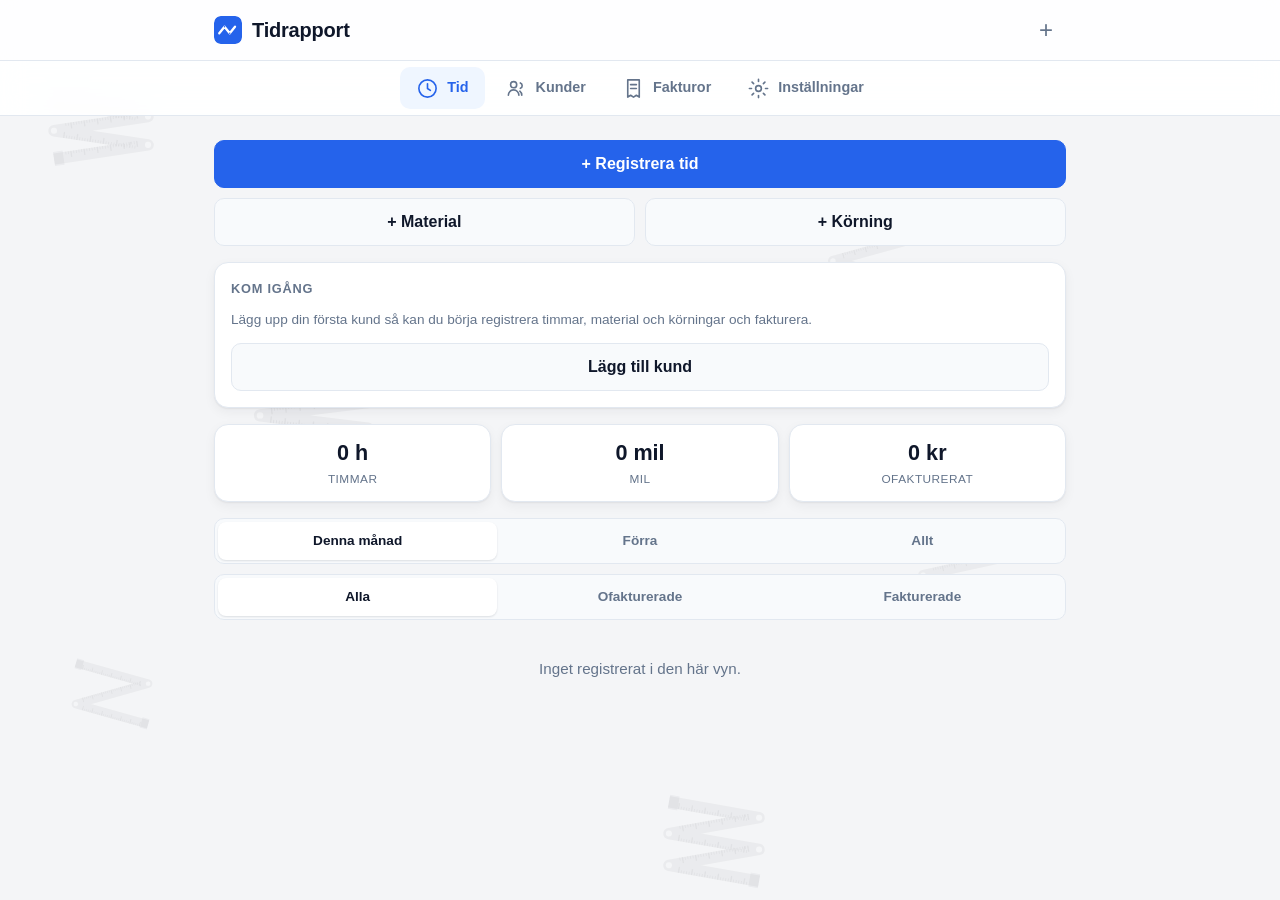
<file: index.html>
<!DOCTYPE html>
<html lang="sv">
<head>
<meta charset="utf-8">
<meta name="viewport" content="width=device-width, initial-scale=1, viewport-fit=cover">
<meta name="theme-color" content="#0f172a">
<meta name="mobile-web-app-capable" content="yes">
<meta name="apple-mobile-web-app-capable" content="yes">
<meta name="apple-mobile-web-app-status-bar-style" content="black-translucent">
<meta name="apple-mobile-web-app-title" content="Timstock">
<meta name="description" content="Timmar, kommentarer och fakturor — ute på fältet.">
<title>Timstock</title>
<link rel="manifest" href="manifest.json">
<link rel="icon" href="icon.svg" type="image/svg+xml">
<link rel="apple-touch-icon" href="icon.svg">
<link rel="stylesheet" href="css/styles.css">
</head>
<body>

<div class="backdrop no-print" id="backdrop" aria-hidden="true"></div>

<header class="topbar no-print">
  <div class="topbar-row">
    <img class="topbar-mark" src="icon.svg" alt="" width="28" height="28">
    <h1 class="topbar-title" id="topbar-title">Tidrapport</h1>
    <div class="topbar-actions" id="topbar-actions"></div>
  </div>
</header>

<main id="main" class="no-print"></main>

<nav class="bottomnav no-print" id="tabs">
  <button class="tab" data-view="time" type="button">
    <svg viewBox="0 0 24 24" aria-hidden="true"><circle cx="12" cy="12" r="9"/><path d="M12 7v5l3 2"/></svg>
    <span>Tid</span>
  </button>
  <button class="tab" data-view="clients" type="button">
    <svg viewBox="0 0 24 24" aria-hidden="true"><circle cx="9" cy="8" r="3.2"/><path d="M3.5 19a5.5 5.5 0 0 1 11 0"/><path d="M16 6.2a3 3 0 0 1 0 5.6"/><path d="M17.5 19a5.4 5.4 0 0 0-2-4.2"/></svg>
    <span>Kunder</span>
  </button>
  <button class="tab" data-view="invoices" type="button">
    <svg viewBox="0 0 24 24" aria-hidden="true"><path d="M6 3h12v18l-3-2-3 2-3-2-3 2z"/><path d="M9 8h6M9 12h6"/></svg>
    <span>Fakturor</span>
  </button>
  <button class="tab" data-view="settings" type="button">
    <svg viewBox="0 0 24 24" aria-hidden="true"><circle cx="12" cy="12" r="3"/><path d="M12 2.5v2.2M12 19.3v2.2M21.5 12h-2.2M4.7 12H2.5M18.7 5.3l-1.6 1.6M6.9 17.1l-1.6 1.6M18.7 18.7l-1.6-1.6M6.9 6.9L5.3 5.3"/></svg>
    <span>Inställningar</span>
  </button>
</nav>

<!-- Fakturan renderas hit och är det enda som syns vid utskrift -->
<div id="print-area"></div>

<div id="sheet" class="sheet no-print" hidden>
  <div class="sheet-backdrop" data-close-sheet></div>
  <div class="sheet-panel" role="dialog" aria-modal="true">
    <div class="sheet-head">
      <h2 id="sheet-title"></h2>
      <button class="icon-btn" type="button" data-close-sheet aria-label="Stäng">&times;</button>
    </div>
    <div class="sheet-body" id="sheet-body"></div>
  </div>
</div>

<div id="toast" class="toast no-print" hidden></div>

<script src="js/demo.js"></script>
<script src="js/store.js"></script>
<script src="js/ui.js"></script>
<script src="js/pdf.js"></script>
<script src="js/drive.js"></script>
<script src="js/share.js"></script>
<script src="js/view-time.js"></script>
<script src="js/view-clients.js"></script>
<script src="js/view-invoices.js"></script>
<script src="js/view-settings.js"></script>
<script src="js/app.js"></script>
</body>
</html>
</file>
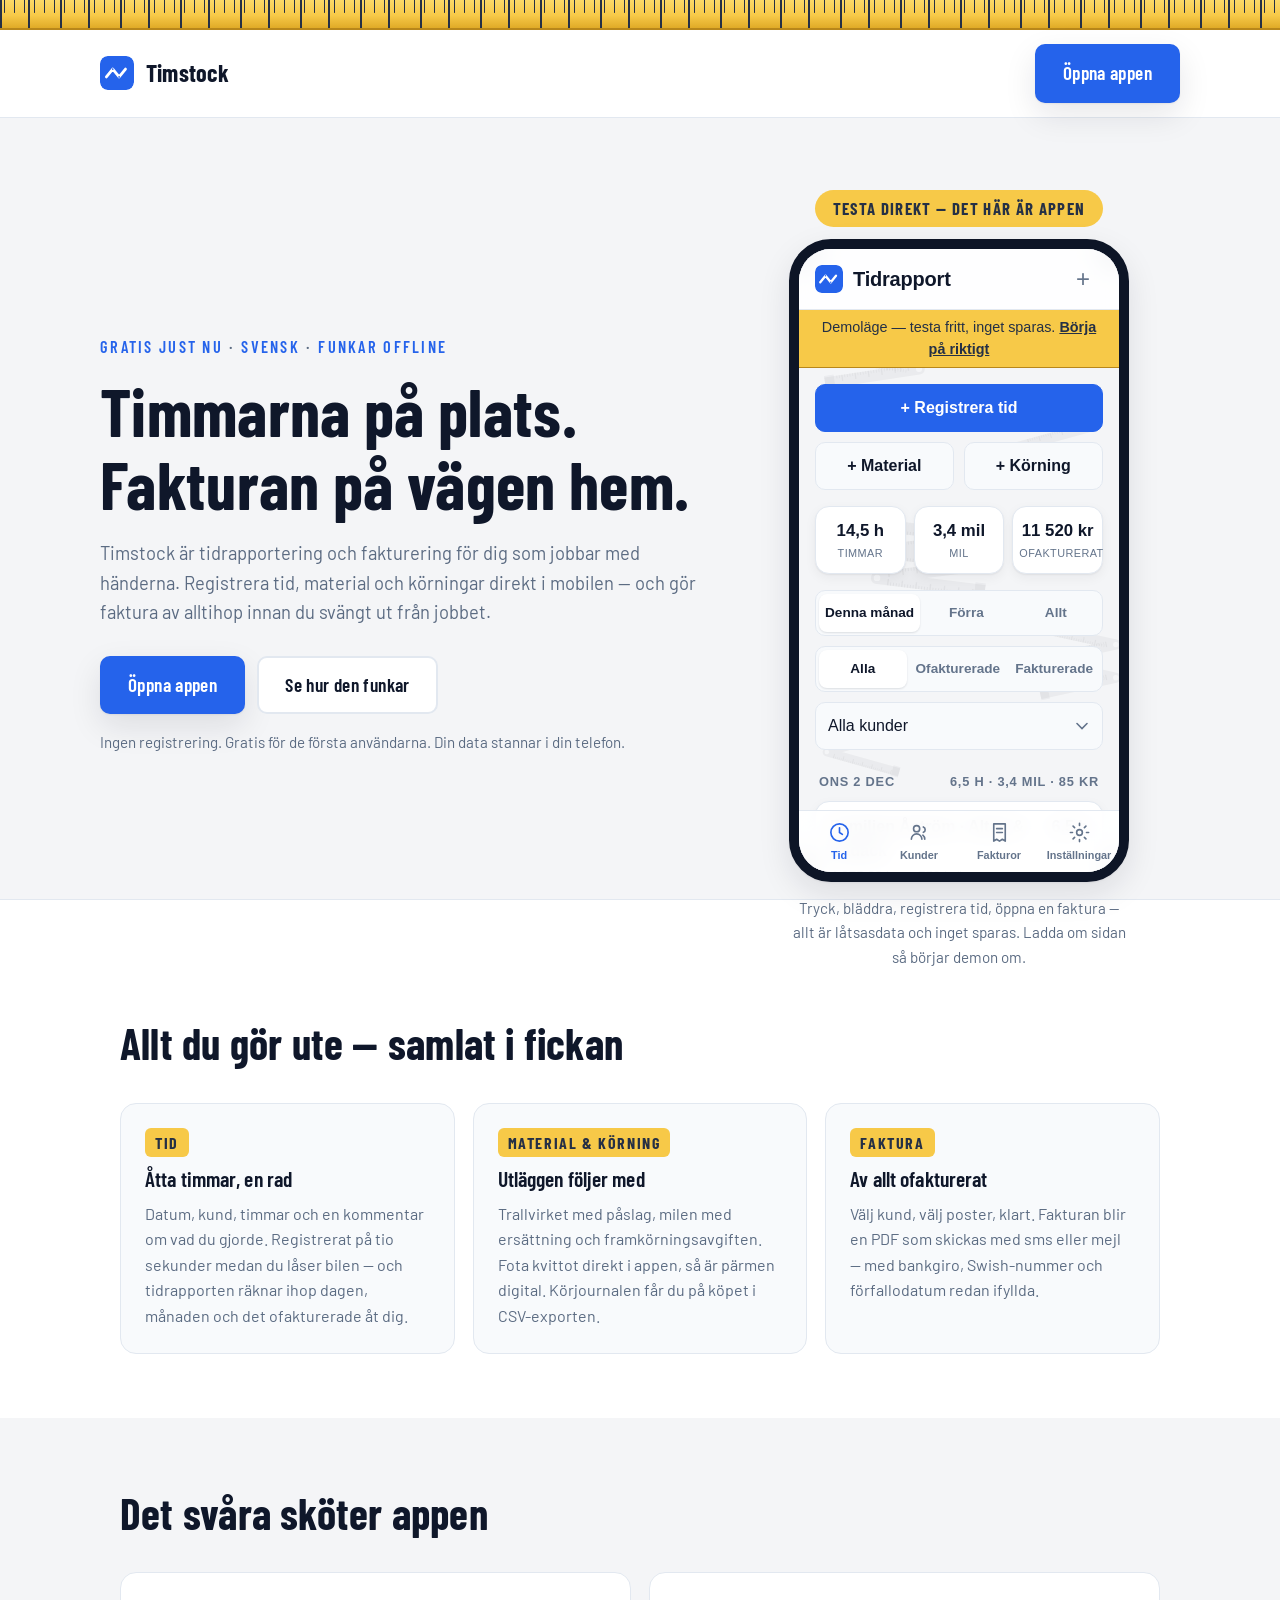
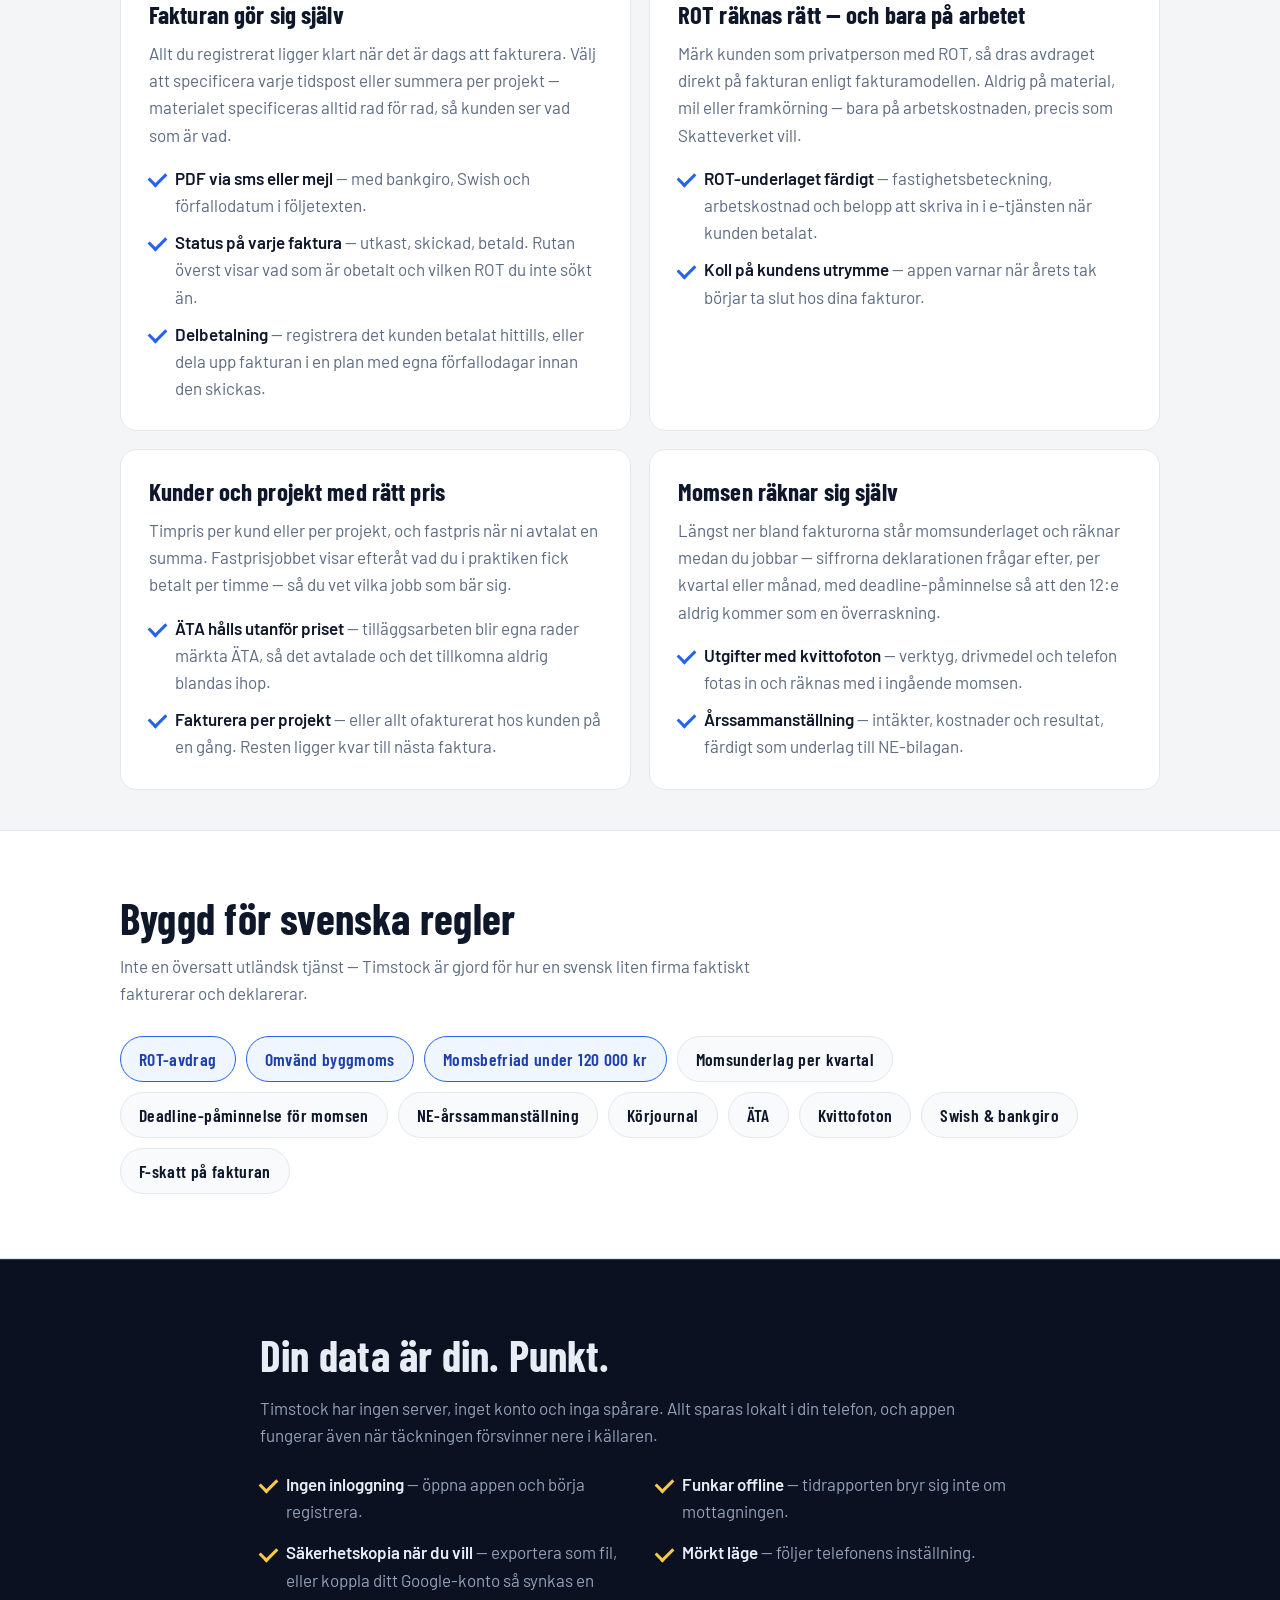
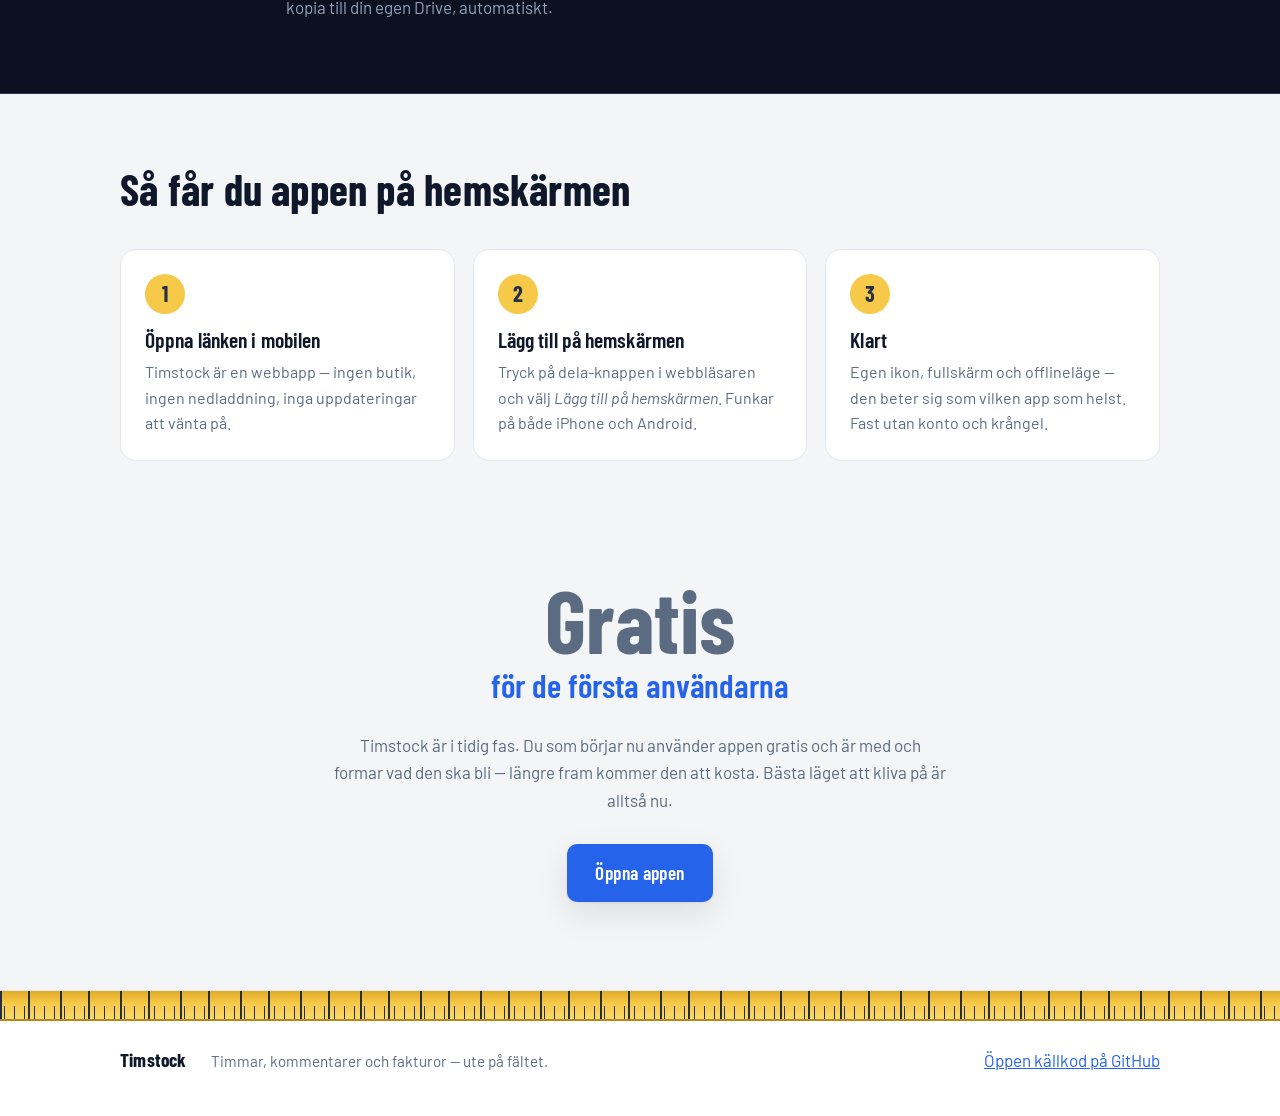
<file: marknad/index.html>
<!DOCTYPE html>
<html lang="sv">
<head>
<meta charset="utf-8">
<meta name="viewport" content="width=device-width, initial-scale=1">
<meta name="description" content="Timstock — tidrapportering och fakturering för hantverkare. Tid, material, körningar och fakturor med ROT och omvänd byggmoms. Ingen server, ingen registrering — gratis för de första användarna.">
<meta property="og:title" content="Timstock — timmarna på plats, fakturan på vägen hem">
<meta property="og:description" content="Tidrapportering och fakturering för hantverkare — gratis för de första användarna. ROT, omvänd byggmoms och momsunderlag inbyggt. Din data stannar hos dig.">
<meta property="og:url" content="https://fille382.github.io/timstock/marknad/">
<meta property="og:image" content="https://fille382.github.io/timstock/marknad/bilder/og.png">
<title>Timstock — tid och faktura för hantverkare</title>
<link rel="icon" href="../icon.svg" type="image/svg+xml">
<link rel="stylesheet" href="https://fonts.googleapis.com/css2?family=Barlow+Condensed:wght@500;600;700&family=Barlow:ital,wght@0,400;0,500;0,600;1,400&display=swap">
<style>
:root {
  --paper: #f4f5f7;
  --surface: #ffffff;
  --surface-2: #f8fafc;
  --border: #e2e8f0;
  --ink: #0f172a;
  --muted: #5b6b82;
  --accent: #2563eb;
  --accent-deep: #1e40af;
  --accent-ink: #ffffff;
  --accent-soft: #eff6ff;
  --rule: #f7c948;      /* tumstocksgult */
  --rule-ink: #253045;  /* graderingen på tumstocken */
  --band: #0b1120;      /* mörka bandet, samma i båda teman */
  --band-ink: #e7ecf5;
  --band-muted: #93a1bb;
  --band-border: #2a3550;
  --shadow: 0 1px 2px rgba(15,23,42,.06), 0 12px 32px rgba(15,23,42,.10);
}
@media (prefers-color-scheme: dark) {
  :root:not([data-theme="light"]) {
    --paper: #0b1120;
    --surface: #151d2e;
    --surface-2: #1b2438;
    --border: #2a3550;
    --ink: #e7ecf5;
    --muted: #93a1bb;
    --accent: #4f8cff;
    --accent-deep: #7faaff;
    --accent-ink: #06101f;
    --accent-soft: #16233d;
    --shadow: 0 1px 2px rgba(0,0,0,.4), 0 12px 32px rgba(0,0,0,.35);
  }
}
:root[data-theme="dark"] {
  --paper: #0b1120;
  --surface: #151d2e;
  --surface-2: #1b2438;
  --border: #2a3550;
  --ink: #e7ecf5;
  --muted: #93a1bb;
  --accent: #4f8cff;
  --accent-deep: #7faaff;
  --accent-ink: #06101f;
  --accent-soft: #16233d;
  --shadow: 0 1px 2px rgba(0,0,0,.4), 0 12px 32px rgba(0,0,0,.35);
}

* { box-sizing: border-box; }
html { scroll-behavior: smooth; }
body {
  margin: 0;
  background: var(--paper);
  color: var(--ink);
  font: 17px/1.6 "Barlow", -apple-system, "Segoe UI", Roboto, "Helvetica Neue", Arial, sans-serif;
  -webkit-font-smoothing: antialiased;
  overflow-x: clip; /* sidan får aldrig skrolla i sidled på mobil */
}
/* En grid-kolumn får aldrig tvingas bredare än skärmen av sitt innehåll */
.hero-grid > *, .trio-grid > *, .deep-grid > *, .steps > * { min-width: 0; }
img { max-width: 100%; display: block; }
a { color: var(--accent); }

h1, h2, h3 {
  font-family: "Barlow Condensed", "Arial Narrow", sans-serif;
  line-height: 1.08;
  letter-spacing: .005em;
  margin: 0;
  text-wrap: balance;
}
h1 { font-size: clamp(2.6rem, 7vw, 4.2rem); font-weight: 700; }
h2 { font-size: clamp(1.9rem, 4.5vw, 2.7rem); font-weight: 700; }
h3 { font-size: 1.35rem; font-weight: 600; }
p { margin: 0; }

.wrap { max-width: 1080px; margin: 0 auto; padding: 0 20px; }

/* Tumstocken: gult band med gradering — mm-streck, längre var femte, längst var tionde. */
.rule {
  height: 30px;
  background:
    repeating-linear-gradient(90deg, var(--rule-ink) 0 2px, transparent 2px 60px),
    repeating-linear-gradient(90deg, transparent 0 28px, var(--rule-ink) 28px 30px, transparent 30px 60px),
    repeating-linear-gradient(90deg, transparent 0 4px, var(--rule-ink) 4px 5px, transparent 5px 10px),
    linear-gradient(180deg, #fbd968, var(--rule) 55%, #e0ab27);
  background-size: auto 100%, auto 100%, auto 46%, auto 100%;
  background-repeat: repeat-x;
  background-position: 0 0, 0 0, 0 0, 0 0;
  border-bottom: 2px solid #b8871a;
}
.rule.flip { transform: scaleY(-1); border-bottom: 0; border-top: 2px solid #b8871a; }

/* ---------- Sidhuvud ---------- */
.top { border-bottom: 1px solid var(--border); background: var(--surface); }
.top-row { display: flex; align-items: center; gap: 12px; padding: 14px 0; }
.top-row img { width: 34px; height: 34px; border-radius: 8px; }
.brand {
  font-family: "Barlow Condensed", sans-serif;
  font-size: 1.5rem; font-weight: 700; letter-spacing: .01em;
}
.top-row .btn { margin-left: auto; }

/* ---------- Knappar ---------- */
.btn {
  display: inline-block;
  white-space: nowrap;
  font-family: "Barlow Condensed", sans-serif;
  font-size: 1.2rem; font-weight: 600; letter-spacing: .02em;
  padding: 12px 26px;
  border-radius: 10px;
  border: 2px solid transparent;
  text-decoration: none;
  transition: transform .12s ease, box-shadow .12s ease;
}
.btn:hover { transform: translateY(-1px); }
@media (max-width: 420px) { .btn { padding: 10px 18px; font-size: 1.1rem; } }
@media (max-width: 360px) { .btn { padding: 9px 12px; } .top-row { gap: 10px; } }
.btn:focus-visible { outline: 3px solid var(--rule); outline-offset: 2px; }
.btn-primary { background: var(--accent); color: var(--accent-ink); box-shadow: var(--shadow); }
.btn-ghost { border-color: var(--border); color: var(--ink); background: var(--surface); }

/* ---------- Hjälte ---------- */
.hero-grid {
  display: grid; gap: 40px; align-items: center;
  padding: 56px 0 24px;
}
@media (min-width: 880px) {
  .hero-grid { grid-template-columns: 1.15fr .85fr; padding: 72px 0 0; }
}
.eyebrow {
  font-family: "Barlow Condensed", sans-serif;
  font-weight: 600; font-size: 1.02rem; letter-spacing: .14em;
  text-transform: uppercase; color: var(--accent);
  margin-bottom: 14px;
}
.eyebrow .dot { color: var(--muted); padding: 0 6px; }
.hero p.lead { margin: 20px 0 28px; font-size: 1.15rem; color: var(--muted); max-width: 34em; }
.hero .cta { display: flex; flex-wrap: wrap; gap: 12px; align-items: center; }
.smallprint { margin-top: 16px; font-size: .95rem; color: var(--muted); }

/* Telefonram med appen levande inuti (demoläge — inget sparas) */
.phone {
  width: min(340px, 88vw);
  border-radius: 42px;
  border: 10px solid #0d1526;
  background: #0d1526;
  box-shadow: var(--shadow);
  overflow: hidden;
  margin: 0 auto;
}
.phone iframe {
  display: block;
  width: 100%;
  aspect-ratio: 390 / 760;
  border: 0;
  background: #f4f5f7;
}
.demo-wrap { position: relative; z-index: 2; margin-bottom: -70px; }
@media (max-width: 879px) { .demo-wrap { margin-bottom: -50px; } }
.demo-tag {
  width: fit-content;
  max-width: 100%;
  text-align: center;
  margin: 0 auto 12px;
  font-family: "Barlow Condensed", sans-serif;
  font-size: 1.05rem; font-weight: 700; letter-spacing: .08em;
  text-transform: uppercase;
  color: var(--rule-ink);
  background: var(--rule);
  border-radius: 999px;
  padding: 5px 18px;
}
.demo-note {
  margin: 14px auto 0;
  max-width: 340px;
  text-align: center;
  font-size: .95rem;
  color: var(--muted);
}

/* ---------- Tre kort ---------- */
.trio { background: var(--surface); border-top: 1px solid var(--border); padding: 120px 0 64px; }
.trio-grid { display: grid; gap: 18px; margin-top: 36px; }
@media (min-width: 720px) { .trio-grid { grid-template-columns: repeat(3, 1fr); } }
.card {
  background: var(--surface-2);
  border: 1px solid var(--border);
  border-radius: 16px;
  padding: 24px;
  display: grid; gap: 10px; align-content: start;
}
.card .num {
  font-family: "Barlow Condensed", sans-serif;
  font-weight: 700; font-size: 1rem; letter-spacing: .1em;
  color: var(--rule-ink);
  background: var(--rule);
  border-radius: 6px;
  padding: 2px 10px;
  width: max-content;
}
.card p { color: var(--muted); font-size: 1rem; }

/* ---------- Funktionsblock ---------- */
.features { padding: 72px 0 40px; }
.deep-grid { display: grid; gap: 18px; margin-top: 36px; }
@media (min-width: 880px) { .deep-grid { grid-template-columns: 1fr 1fr; } }
.deep {
  background: var(--surface);
  border: 1px solid var(--border);
  border-radius: 16px;
  padding: 28px;
}
.deep h3 { font-size: 1.55rem; font-weight: 700; }
.deep > p { margin-top: 12px; color: var(--muted); }
.deep ul { margin: 16px 0 0; padding: 0; list-style: none; display: grid; gap: 10px; }
.deep li { padding-left: 26px; position: relative; color: var(--muted); }
.deep li strong { color: var(--ink); font-weight: 600; }
.deep li::before {
  content: "";
  position: absolute; left: 0; top: .42em;
  width: 14px; height: 8px;
  border-left: 3px solid var(--accent);
  border-bottom: 3px solid var(--accent);
  transform: rotate(-45deg);
}

/* ---------- Regel-chips ---------- */
.rules-strip { background: var(--surface); border-top: 1px solid var(--border); border-bottom: 1px solid var(--border); padding: 64px 0; }
.rules-strip p.sub { color: var(--muted); margin-top: 12px; max-width: 40em; }
.chips { display: flex; flex-wrap: wrap; gap: 10px; margin-top: 28px; }
.chip {
  font-family: "Barlow Condensed", sans-serif;
  font-size: 1.1rem; font-weight: 600; letter-spacing: .02em;
  border: 1.5px solid var(--border);
  background: var(--surface-2);
  border-radius: 999px;
  padding: 8px 18px;
}
.chip.hot { background: var(--accent-soft); border-color: var(--accent); color: var(--accent-deep); }

/* ---------- Mörka bandet: integritet ---------- */
.band {
  background: var(--band); color: var(--band-ink); overflow: hidden;
  border-top: 1px solid var(--band-border); border-bottom: 1px solid var(--band-border);
}
.band-inner { max-width: 760px; padding: 72px 0; }
.band h2 { color: var(--band-ink); }
.band p { color: var(--band-muted); margin-top: 16px; }
.band ul { margin: 22px 0 0; padding: 0; list-style: none; display: grid; gap: 12px; }
@media (min-width: 720px) { .band ul { grid-template-columns: 1fr 1fr; gap: 14px 32px; } }
.band li { padding-left: 26px; position: relative; color: var(--band-muted); }
.band li strong { color: var(--band-ink); font-weight: 600; }
.band li::before {
  content: "";
  position: absolute; left: 0; top: .42em;
  width: 14px; height: 8px;
  border-left: 3px solid var(--rule);
  border-bottom: 3px solid var(--rule);
  transform: rotate(-45deg);
}

/* ---------- Installation ---------- */
.install { padding: 72px 0; }
.steps { display: grid; gap: 18px; margin-top: 36px; counter-reset: steg; }
@media (min-width: 720px) { .steps { grid-template-columns: repeat(3, 1fr); } }
.step {
  counter-increment: steg;
  background: var(--surface);
  border: 1px solid var(--border);
  border-radius: 16px;
  padding: 24px;
}
.step::before {
  content: counter(steg);
  display: grid; place-items: center;
  width: 40px; height: 40px;
  border-radius: 50%;
  background: var(--rule);
  color: var(--rule-ink);
  font-family: "Barlow Condensed", sans-serif;
  font-size: 1.4rem; font-weight: 700;
  margin-bottom: 14px;
}
.step h3 { margin-bottom: 8px; }
.step p { color: var(--muted); font-size: 1rem; }

/* ---------- Pris ---------- */
.price { text-align: center; padding: 24px 0 88px; }
.price .big {
  font-family: "Barlow Condensed", sans-serif;
  font-size: clamp(3.4rem, 10vw, 5.5rem); font-weight: 700; line-height: 1;
}
.price .big span {
  display: block;
  font-size: .38em;
  font-weight: 600;
  color: var(--accent);
  margin-top: 6px;
}
.price p { color: var(--muted); max-width: 36em; margin: 18px auto 30px; }

/* ---------- Sidfot ---------- */
footer { border-top: 1px solid var(--border); background: var(--surface); padding: 0 0 40px; }
.foot-row { display: flex; flex-wrap: wrap; gap: 10px 24px; align-items: center; }
.foot-row .brand { font-size: 1.2rem; }
footer p { color: var(--muted); font-size: .95rem; }
footer .git { margin-left: auto; }

@media (prefers-reduced-motion: reduce) {
  html { scroll-behavior: auto; }
  .btn { transition: none; }
}
</style>
</head>
<body>

<div class="rule" aria-hidden="true"></div>

<header class="top">
  <div class="wrap top-row">
    <img src="../icon.svg" alt="">
    <span class="brand">Timstock</span>
    <a class="btn btn-primary" href="https://fille382.github.io/timstock/index.html#/">Öppna appen</a>
  </div>
</header>

<section class="hero">
  <div class="wrap hero-grid">
    <div>
      <p class="eyebrow">Gratis just nu<span class="dot">·</span>Svensk<span class="dot">·</span>Funkar offline</p>
      <h1>Timmarna på plats.<br>Fakturan på vägen hem.</h1>
      <p class="lead">Timstock är tidrapportering och fakturering för dig som jobbar
      med händerna. Registrera tid, material och körningar direkt i mobilen —
      och gör faktura av alltihop innan du svängt ut från jobbet.</p>
      <div class="cta">
        <a class="btn btn-primary" href="https://fille382.github.io/timstock/index.html#/">Öppna appen</a>
        <a class="btn btn-ghost" href="#funktioner">Se hur den funkar</a>
      </div>
      <p class="smallprint">Ingen registrering. Gratis för de första användarna. Din data stannar i din telefon.</p>
    </div>
    <div class="demo-wrap" id="demo">
      <p class="demo-tag">Testa direkt — det här är appen</p>
      <div class="phone">
        <iframe src="../index.html?demo=1" title="Timstock i demoläge — testa appen med låtsasdata"></iframe>
      </div>
      <p class="demo-note">Tryck, bläddra, registrera tid, öppna en faktura — allt är
      låtsasdata och inget sparas. Ladda om sidan så börjar demon om.</p>
    </div>
  </div>
</section>

<section class="trio" id="funktioner">
  <div class="wrap">
    <h2>Allt du gör ute — samlat i fickan</h2>
    <div class="trio-grid">
      <div class="card">
        <span class="num">TID</span>
        <h3>Åtta timmar, en rad</h3>
        <p>Datum, kund, timmar och en kommentar om vad du gjorde. Registrerat på
        tio sekunder medan du låser bilen — och tidrapporten räknar ihop dagen,
        månaden och det ofakturerade åt dig.</p>
      </div>
      <div class="card">
        <span class="num">MATERIAL &amp; KÖRNING</span>
        <h3>Utläggen följer med</h3>
        <p>Trallvirket med påslag, milen med ersättning och framkörningsavgiften.
        Fota kvittot direkt i appen, så är pärmen digital. Körjournalen får du
        på köpet i CSV-exporten.</p>
      </div>
      <div class="card">
        <span class="num">FAKTURA</span>
        <h3>Av allt ofakturerat</h3>
        <p>Välj kund, välj poster, klart. Fakturan blir en PDF som skickas med
        sms eller mejl — med bankgiro, Swish-nummer och förfallodatum redan
        ifyllda.</p>
      </div>
    </div>
  </div>
</section>

<section class="features">
  <div class="wrap">
    <h2>Det svåra sköter appen</h2>
    <div class="deep-grid">

      <div class="deep">
        <h3>Fakturan gör sig själv</h3>
        <p>Allt du registrerat ligger klart när det är dags att fakturera. Välj
        att specificera varje tidspost eller summera per projekt — materialet
        specificeras alltid rad för rad, så kunden ser vad som är vad.</p>
        <ul>
          <li><strong>PDF via sms eller mejl</strong> — med bankgiro, Swish och
          förfallodatum i följetexten.</li>
          <li><strong>Status på varje faktura</strong> — utkast, skickad, betald.
          Rutan överst visar vad som är obetalt och vilken ROT du inte sökt än.</li>
          <li><strong>Delbetalning</strong> — registrera det kunden betalat hittills,
          eller dela upp fakturan i en plan med egna förfallodagar innan den skickas.</li>
        </ul>
      </div>

      <div class="deep">
        <h3>ROT räknas rätt — och bara på arbetet</h3>
        <p>Märk kunden som privatperson med ROT, så dras avdraget direkt på
        fakturan enligt fakturamodellen. Aldrig på material, mil eller
        framkörning — bara på arbetskostnaden, precis som Skatteverket vill.</p>
        <ul>
          <li><strong>ROT-underlaget färdigt</strong> — fastighetsbeteckning,
          arbetskostnad och belopp att skriva in i e-tjänsten när kunden betalat.</li>
          <li><strong>Koll på kundens utrymme</strong> — appen varnar när årets
          tak börjar ta slut hos dina fakturor.</li>
        </ul>
      </div>

      <div class="deep">
        <h3>Kunder och projekt med rätt pris</h3>
        <p>Timpris per kund eller per projekt, och fastpris när ni avtalat en
        summa. Fastprisjobbet visar efteråt vad du i praktiken fick betalt per
        timme — så du vet vilka jobb som bär sig.</p>
        <ul>
          <li><strong>ÄTA hålls utanför priset</strong> — tilläggsarbeten blir egna
          rader märkta ÄTA, så det avtalade och det tillkomna aldrig blandas ihop.</li>
          <li><strong>Fakturera per projekt</strong> — eller allt ofakturerat hos
          kunden på en gång. Resten ligger kvar till nästa faktura.</li>
        </ul>
      </div>

      <div class="deep">
        <h3>Momsen räknar sig själv</h3>
        <p>Längst ner bland fakturorna står momsunderlaget och räknar medan du
        jobbar — siffrorna deklarationen frågar efter, per kvartal eller månad,
        med deadline-påminnelse så att den 12:e aldrig kommer som en överraskning.</p>
        <ul>
          <li><strong>Utgifter med kvittofoton</strong> — verktyg, drivmedel och
          telefon fotas in och räknas med i ingående momsen.</li>
          <li><strong>Årssammanställning</strong> — intäkter, kostnader och resultat,
          färdigt som underlag till NE-bilagan.</li>
        </ul>
      </div>

    </div>
  </div>
</section>

<section class="rules-strip">
  <div class="wrap">
    <h2>Byggd för svenska regler</h2>
    <p class="sub">Inte en översatt utländsk tjänst — Timstock är gjord för hur en
    svensk liten firma faktiskt fakturerar och deklarerar.</p>
    <div class="chips">
      <span class="chip hot">ROT-avdrag</span>
      <span class="chip hot">Omvänd byggmoms</span>
      <span class="chip hot">Momsbefriad under 120&nbsp;000&nbsp;kr</span>
      <span class="chip">Momsunderlag per kvartal</span>
      <span class="chip">Deadline-påminnelse för momsen</span>
      <span class="chip">NE-årssammanställning</span>
      <span class="chip">Körjournal</span>
      <span class="chip">ÄTA</span>
      <span class="chip">Kvittofoton</span>
      <span class="chip">Swish &amp; bankgiro</span>
      <span class="chip">F-skatt på fakturan</span>
    </div>
  </div>
</section>

<section class="band">
  <div class="wrap band-inner">
    <h2>Din data är din. Punkt.</h2>
    <p>Timstock har ingen server, inget konto och inga spårare. Allt sparas
    lokalt i din telefon, och appen fungerar även när täckningen försvinner
    nere i källaren.</p>
    <ul>
      <li><strong>Ingen inloggning</strong> — öppna appen och börja registrera.</li>
      <li><strong>Funkar offline</strong> — tidrapporten bryr sig inte om mottagningen.</li>
      <li><strong>Säkerhetskopia när du vill</strong> — exportera som fil, eller koppla
      ditt Google-konto så synkas en kopia till din egen Drive, automatiskt.</li>
      <li><strong>Mörkt läge</strong> — följer telefonens inställning.</li>
    </ul>
  </div>
</section>

<section class="install" id="installera">
  <div class="wrap">
    <h2>Så får du appen på hemskärmen</h2>
    <div class="steps">
      <div class="step">
        <h3>Öppna länken i mobilen</h3>
        <p>Timstock är en webbapp — ingen butik, ingen nedladdning, inga
        uppdateringar att vänta på.</p>
      </div>
      <div class="step">
        <h3>Lägg till på hemskärmen</h3>
        <p>Tryck på dela-knappen i webbläsaren och välj
        <em>Lägg till på hemskärmen</em>. Funkar på både iPhone och Android.</p>
      </div>
      <div class="step">
        <h3>Klart</h3>
        <p>Egen ikon, fullskärm och offlineläge — den beter sig som vilken app
        som helst. Fast utan konto och krångel.</p>
      </div>
    </div>
  </div>
</section>

<section class="price">
  <div class="wrap">
    <p class="big">Gratis<span>för de första användarna</span></p>
    <p>Timstock är i tidig fas. Du som börjar nu använder appen gratis och är
    med och formar vad den ska bli — längre fram kommer den att kosta. Bästa
    läget att kliva på är alltså nu.</p>
    <a class="btn btn-primary" href="https://fille382.github.io/timstock/index.html#/">Öppna appen</a>
  </div>
</section>

<footer>
  <div class="rule flip" aria-hidden="true"></div>
  <div class="wrap foot-row" style="padding-top:24px">
    <span class="brand">Timstock</span>
    <p>Timmar, kommentarer och fakturor — ute på fältet.</p>
    <a class="git" href="https://github.com/fille382/timstock">Öppen källkod på GitHub</a>
  </div>
</footer>

</body>
</html>
</file>
<file: css/styles.css>
/* styles.css - mobil först, skalar upp till desktop. */

:root {
  --bg: #f4f5f7;
  --surface: #ffffff;
  --surface-2: #f8fafc;
  --border: #e2e8f0;
  --text: #0f172a;
  --muted: #64748b;
  --accent: #2563eb;
  --accent-ink: #ffffff;
  --accent-soft: #eff6ff;
  --danger: #dc2626;
  --danger-soft: #fef2f2;
  --ok: #059669;
  --ok-soft: #ecfdf5;
  --warn: #b45309;
  --warn-soft: #fffbeb;
  --radius: 14px;
  --radius-sm: 10px;
  --shadow: 0 1px 2px rgba(15, 23, 42, .06), 0 4px 12px rgba(15, 23, 42, .05);
  --backdrop-ink: rgba(15, 23, 42, .038);
  --tap: 48px;
  --safe-b: env(safe-area-inset-bottom, 0px);
  --safe-t: env(safe-area-inset-top, 0px);
  --nav-h: 62px;
}

@media (prefers-color-scheme: dark) {
  :root {
    --bg: #0b1120;
    --surface: #151d2e;
    --surface-2: #1b2438;
    --border: #2a3550;
    --text: #e7ecf5;
    --muted: #93a1bb;
    --accent: #4f8cff;
    --accent-ink: #06101f;
    --accent-soft: #16233d;
    --danger: #f87171;
    --danger-soft: #2c1618;
    --ok: #34d399;
    --ok-soft: #10241d;
    --warn: #fbbf24;
    --warn-soft: #2a2210;
    --backdrop-ink: rgba(231, 236, 245, .035);
    --shadow: 0 1px 2px rgba(0, 0, 0, .4), 0 6px 18px rgba(0, 0, 0, .3);
  }
}

* { box-sizing: border-box; }

/* hidden-attributet ska alltid vinna, aven over regler som satter display. */
[hidden] { display: none !important; }

/* Bakgrundsfärgen ligger på html så att tumstockarna kan placeras bakom
   innehållet utan att målas över av body. */
html {
  -webkit-text-size-adjust: 100%;
  background: var(--bg);
}

body {
  margin: 0;
  background: transparent;
  color: var(--text);
  font: 16px/1.5 -apple-system, BlinkMacSystemFont, "Segoe UI", Roboto, "Helvetica Neue", Arial, sans-serif;
  -webkit-font-smoothing: antialiased;
  overscroll-behavior-y: contain;
}

h1, h2, h3 { margin: 0; font-weight: 650; letter-spacing: -.01em; }

/* ---------- Topbar ---------- */

.topbar {
  position: sticky;
  top: 0;
  z-index: 30;
  padding: calc(var(--safe-t) + 10px) 0 10px;
  background: color-mix(in srgb, var(--surface) 88%, transparent);
  backdrop-filter: saturate(180%) blur(12px);
  border-bottom: 1px solid var(--border);
}

.topbar-row {
  display: flex;
  align-items: center;
  gap: 10px;
  padding: 0 16px;
}

.topbar-mark { flex: 0 0 auto; border-radius: 7px; display: block; }

.topbar-title { flex: 1; font-size: 1.25rem; min-width: 0; }

.topbar-actions { display: flex; gap: 8px; }

/* ---------- Bakgrund: svävande tumstockar ---------- */

.backdrop {
  position: fixed;
  inset: 0;
  z-index: -1;
  overflow: hidden;
  pointer-events: none;
  color: var(--backdrop-ink);
}

.backdrop svg {
  position: absolute;
  width: var(--w);
  height: auto;
  top: var(--y);
  left: var(--x);
  animation: drift var(--dur) var(--delay) ease-in-out infinite alternate;
  will-change: transform;
}

@keyframes drift {
  from { transform: rotate(var(--rot)) translateY(0); }
  to { transform: rotate(calc(var(--rot) + 7deg)) translateY(-22px); }
}

@media (prefers-reduced-motion: reduce) {
  .backdrop svg { animation: none; transform: rotate(var(--rot)); }
}

/* ---------- Layout ---------- */

main {
  padding: 16px 16px calc(var(--nav-h) + var(--safe-b) + 24px);
  max-width: 900px;
  margin: 0 auto;
}

.card {
  background: var(--surface);
  border: 1px solid var(--border);
  border-radius: var(--radius);
  box-shadow: var(--shadow);
  padding: 16px;
  margin-bottom: 16px;
}

.card-title {
  font-size: .8rem;
  font-weight: 700;
  text-transform: uppercase;
  letter-spacing: .06em;
  color: var(--muted);
  margin-bottom: 12px;
}

.section-title {
  font-size: .8rem;
  font-weight: 700;
  text-transform: uppercase;
  letter-spacing: .06em;
  color: var(--muted);
  margin: 22px 4px 10px;
}

.muted { color: var(--muted); }
.small { font-size: .85rem; }
.right { text-align: right; }
.nowrap { white-space: nowrap; }

.empty {
  text-align: center;
  color: var(--muted);
  padding: 28px 16px;
  font-size: .95rem;
}

/* ---------- Formulär ---------- */

.field { margin-bottom: 14px; }

.field > label {
  display: block;
  font-size: .82rem;
  font-weight: 600;
  color: var(--muted);
  margin-bottom: 6px;
}

input[type="text"], input[type="date"], input[type="number"], input[type="email"],
input[type="tel"], input[type="search"], select, textarea {
  width: 100%;
  min-height: var(--tap);
  padding: 11px 12px;
  font: inherit;
  font-size: 16px; /* hindrar iOS från att zooma vid fokus */
  color: var(--text);
  background: var(--surface-2);
  border: 1px solid var(--border);
  border-radius: var(--radius-sm);
  appearance: none;
}

textarea { min-height: 84px; resize: vertical; line-height: 1.45; }

select {
  background-image: url("data:image/svg+xml,%3Csvg xmlns='http://www.w3.org/2000/svg' viewBox='0 0 12 8'%3E%3Cpath d='M1 1.5 6 6.5l5-5' stroke='%2364748b' stroke-width='1.6' fill='none' stroke-linecap='round'/%3E%3C/svg%3E");
  background-repeat: no-repeat;
  background-position: right 14px center;
  background-size: 12px;
  padding-right: 38px;
}

input:focus, select:focus, textarea:focus {
  outline: none;
  border-color: var(--accent);
  box-shadow: 0 0 0 3px color-mix(in srgb, var(--accent) 22%, transparent);
}

.row { display: flex; gap: 10px; }
.row > * { flex: 1; min-width: 0; }

.check {
  display: flex;
  align-items: center;
  gap: 10px;
  min-height: var(--tap);
  font-size: .95rem;
}

.check input { width: 22px; height: 22px; min-height: 0; flex: 0 0 auto; accent-color: var(--accent); }

/* ---------- Knappar ---------- */

.btn {
  display: inline-flex;
  align-items: center;
  justify-content: center;
  gap: 8px;
  min-height: var(--tap);
  padding: 0 18px;
  font: inherit;
  font-weight: 600;
  color: var(--text);
  background: var(--surface-2);
  border: 1px solid var(--border);
  border-radius: var(--radius-sm);
  cursor: pointer;
  -webkit-tap-highlight-color: transparent;
  touch-action: manipulation;
}

.btn:active { transform: scale(.985); }

.btn-primary {
  background: var(--accent);
  border-color: var(--accent);
  color: var(--accent-ink);
}

.btn-danger { color: var(--danger); border-color: color-mix(in srgb, var(--danger) 40%, var(--border)); background: var(--danger-soft); }
.btn-ghost { background: transparent; border-color: transparent; }
.btn-block { display: flex; width: 100%; }
.btn-sm { min-height: 38px; padding: 0 12px; font-size: .85rem; }
.btn:disabled { opacity: .45; cursor: not-allowed; }

.btn-row { display: flex; gap: 10px; flex-wrap: wrap; }
.btn-row > .btn { flex: 1 1 auto; }

.icon-btn {
  display: inline-flex;
  align-items: center;
  justify-content: center;
  width: 40px;
  height: 40px;
  font-size: 1.5rem;
  line-height: 1;
  color: var(--muted);
  background: transparent;
  border: none;
  border-radius: 10px;
  cursor: pointer;
}

/* Snabbknappar för timmar */
.quick {
  display: flex;
  gap: 6px;
  margin-top: 8px;
}

.quick button {
  flex: 1 1 0;
  min-width: 0;
  min-height: 44px;
  padding: 0 4px;
  font: inherit;
  font-weight: 600;
  font-size: .88rem;
  color: var(--accent);
  background: var(--accent-soft);
  border: 1px solid color-mix(in srgb, var(--accent) 25%, transparent);
  border-radius: var(--radius-sm);
  cursor: pointer;
  white-space: nowrap;
}

/* Periodknappar har text i stället för siffror och får ta den plats de behöver */
.quick-periods button {
  flex: 1 1 auto;
  padding: 0 10px;
  font-size: .82rem;
}

/* Rensa-knappen ska inte se ut som en snabbknapp för timmar */
.quick button[data-clear] {
  flex: 0 0 46px;
  color: var(--muted);
  background: var(--surface-2);
  border-color: var(--border);
}

/* Segmenterad kontroll (filter) */
.seg {
  display: flex;
  background: var(--surface-2);
  border: 1px solid var(--border);
  border-radius: var(--radius-sm);
  padding: 3px;
  gap: 3px;
}

.seg button {
  flex: 1;
  min-height: 38px;
  font: inherit;
  font-size: .85rem;
  font-weight: 600;
  color: var(--muted);
  background: transparent;
  border: none;
  border-radius: 8px;
  cursor: pointer;
  white-space: nowrap;
}

.seg button[aria-pressed="true"] {
  background: var(--surface);
  color: var(--text);
  box-shadow: 0 1px 2px rgba(15, 23, 42, .12);
}

/* ---------- Listor ---------- */

.list { display: flex; flex-direction: column; gap: 10px; }

.item {
  display: block;
  width: 100%;
  text-align: left;
  font: inherit;
  color: inherit;
  background: var(--surface);
  border: 1px solid var(--border);
  border-radius: var(--radius);
  box-shadow: var(--shadow);
  padding: 13px 14px;
  cursor: pointer;
  -webkit-tap-highlight-color: transparent;
}

.item:active { background: var(--surface-2); }

.item-top {
  display: flex;
  align-items: baseline;
  justify-content: space-between;
  gap: 10px;
}

.item-title { font-weight: 650; }
.item-amount { font-weight: 700; font-variant-numeric: tabular-nums; white-space: nowrap; }

.item-sub {
  display: flex;
  align-items: center;
  gap: 8px;
  flex-wrap: wrap;
  color: var(--muted);
  font-size: .84rem;
  margin-top: 3px;
}

.item-comment {
  margin-top: 7px;
  font-size: .92rem;
  color: var(--text);
  white-space: pre-wrap;
  overflow-wrap: anywhere;
}

.dot { color: var(--border); }

/* ---------- Badges ---------- */

.badge {
  display: inline-block;
  padding: 2px 8px;
  border-radius: 999px;
  font-size: .72rem;
  font-weight: 700;
  letter-spacing: .02em;
  white-space: nowrap;
}

.badge-ok { background: var(--ok-soft); color: var(--ok); }
.badge-warn { background: var(--warn-soft); color: var(--warn); }
.badge-muted { background: var(--surface-2); color: var(--muted); }
.badge-accent { background: var(--accent-soft); color: var(--accent); }
.badge-danger { background: var(--danger-soft); color: var(--danger); }
.badge-material { background: var(--warn-soft); color: var(--warn); }
.badge-trip { background: var(--ok-soft); color: var(--ok); }
.badge-fixed { background: var(--accent-soft); color: var(--accent); }
.badge-ata { background: var(--warn-soft); color: var(--warn); border: 1px solid currentColor; }
.badge-reverse { background: var(--surface-2); color: var(--muted); border: 1px solid currentColor; }
.badge-rot { background: var(--ok-soft); color: var(--ok); }
/* Delade jobb: vem som registrerat posten, eller att den hor till nagon annans jobb. */
.badge-shared { background: var(--surface-2); color: var(--accent); border: 1px solid currentColor; }

/* Forklarande ruta i appen - inte pa fakturan. */
.notice {
  margin-top: 10px;
  padding: 10px 12px;
  border-radius: var(--radius-sm);
  border: 1px solid;
  font-size: .82rem;
  line-height: 1.5;
}
.notice-ok { background: var(--ok-soft); border-color: var(--ok); }
.notice-warn { background: var(--warn-soft); border-color: var(--warn); }
.notice-info { background: var(--accent-soft); border-color: var(--accent); }

/* Liten textknapp inne i en summeringsrad, t.ex. Ta bort pa en kollega. */
.link-btn {
  margin-left: 6px;
  padding: 0;
  border: 0;
  background: none;
  color: var(--danger);
  font: inherit;
  font-weight: 600;
  text-decoration: underline;
  cursor: pointer;
}

/* Kvittofotots tumnagel i formularen. */
.photo-thumb {
  display: block;
  max-width: 100%;
  max-height: 240px;
  margin-bottom: 10px;
  border: 1px solid var(--border);
  border-radius: var(--radius-sm);
  object-fit: contain;
}

.ok-text { color: var(--ok); font-weight: 600; }
.warn-text { color: var(--danger); font-weight: 600; }

/* ---------- Summering ---------- */

.totals {
  background: var(--surface);
  border: 1px solid var(--border);
  border-radius: var(--radius);
  box-shadow: var(--shadow);
  padding: 14px 16px;
  margin-bottom: 16px;
}

.totals-row {
  display: flex;
  justify-content: space-between;
  gap: 12px;
  padding: 4px 0;
  font-variant-numeric: tabular-nums;
}

/* Beloppet hålls ihop — det är etiketten som får radbrytas. */
.totals-row > span + span { white-space: nowrap; }

.totals-row.grand {
  border-top: 1px solid var(--border);
  margin-top: 8px;
  padding-top: 10px;
  font-weight: 700;
  font-size: 1.05rem;
}

.stats { display: flex; gap: 8px; margin-bottom: 16px; }

.stat {
  flex: 1;
  min-width: 0;
  background: var(--surface);
  border: 1px solid var(--border);
  border-radius: var(--radius);
  box-shadow: var(--shadow);
  padding: 11px 6px;
  text-align: center;
}

.stat-value { font-size: 1.05rem; font-weight: 700; font-variant-numeric: tabular-nums; }
.stat-label { font-size: .68rem; color: var(--muted); text-transform: uppercase; letter-spacing: .04em; margin-top: 2px; }

/* Hopfällbar hjälpberäkning i materialformuläret */
.calc {
  border: 1px solid var(--border);
  border-radius: var(--radius-sm);
  background: var(--surface-2);
  padding: 0 12px;
  margin-bottom: 14px;
}

.calc > summary {
  min-height: var(--tap);
  display: flex;
  align-items: center;
  font-size: .9rem;
  font-weight: 600;
  color: var(--accent);
  cursor: pointer;
  list-style: none;
}

.calc > summary::-webkit-details-marker { display: none; }
.calc > summary::before { content: '+'; margin-right: 8px; font-size: 1.1rem; }
.calc[open] > summary::before { content: '−'; }

/* ---------- Bottenmeny ---------- */

.bottomnav {
  position: fixed;
  left: 0;
  right: 0;
  bottom: 0;
  z-index: 40;
  display: flex;
  padding-bottom: var(--safe-b);
  background: color-mix(in srgb, var(--surface) 92%, transparent);
  backdrop-filter: saturate(180%) blur(12px);
  border-top: 1px solid var(--border);
}

.bottomnav .tab {
  flex: 1;
  display: flex;
  flex-direction: column;
  align-items: center;
  justify-content: center;
  gap: 3px;
  height: var(--nav-h);
  font: inherit;
  font-size: .68rem;
  font-weight: 600;
  color: var(--muted);
  background: none;
  border: none;
  cursor: pointer;
  -webkit-tap-highlight-color: transparent;
}

.bottomnav .tab svg {
  width: 23px;
  height: 23px;
  fill: none;
  stroke: currentColor;
  stroke-width: 1.7;
  stroke-linecap: round;
  stroke-linejoin: round;
}

.bottomnav .tab[aria-current="page"] { color: var(--accent); }

/* ---------- Bottom sheet ---------- */

.sheet { position: fixed; inset: 0; z-index: 60; }

.sheet-backdrop { position: absolute; inset: 0; background: rgba(15, 23, 42, .45); }

.sheet-panel {
  position: absolute;
  left: 0;
  right: 0;
  bottom: 0;
  max-height: 92vh;
  display: flex;
  flex-direction: column;
  background: var(--surface);
  border-radius: 20px 20px 0 0;
  animation: sheet-up .22s ease-out;
}

@keyframes sheet-up { from { transform: translateY(100%); } }

@media (prefers-reduced-motion: reduce) {
  .sheet-panel { animation: none; }
}

.sheet-head {
  display: flex;
  align-items: center;
  justify-content: space-between;
  gap: 12px;
  padding: 14px 12px 12px 18px;
  border-bottom: 1px solid var(--border);
}

.sheet-head h2 { font-size: 1.05rem; }

.sheet-body {
  padding: 16px 16px calc(var(--safe-b) + 20px);
  overflow-y: auto;
  -webkit-overflow-scrolling: touch;
}

/* ---------- Toast ---------- */

.toast {
  position: fixed;
  left: 50%;
  transform: translateX(-50%);
  bottom: calc(var(--nav-h) + var(--safe-b) + 16px);
  z-index: 80;
  max-width: calc(100vw - 32px);
  padding: 11px 18px;
  background: #0f172a;
  color: #fff;
  border-radius: 999px;
  font-size: .9rem;
  font-weight: 600;
  box-shadow: 0 8px 24px rgba(0, 0, 0, .3);
}

.toast.err { background: var(--danger); }

/* ---------- Faktura (skärm + utskrift) ---------- */

#print-area { display: none; }

.invoice {
  background: #fff;
  color: #0f172a;
  padding: 16px;
  border-radius: var(--radius);
  border: 1px solid var(--border);
  font-size: .9rem;
}

.inv-head { display: flex; justify-content: space-between; gap: 18px; flex-wrap: wrap; }
.inv-head h2 { font-size: 1.5rem; letter-spacing: -.02em; }
.inv-from { font-size: .82rem; line-height: 1.5; }
.inv-meta { font-size: .82rem; line-height: 1.7; }
.inv-meta b { display: inline-block; min-width: 110px; }

.inv-parties { display: flex; gap: 24px; flex-wrap: wrap; margin: 22px 0 16px; }
.inv-party { flex: 1 1 220px; }
.inv-party .lbl { font-size: .68rem; text-transform: uppercase; letter-spacing: .08em; color: #64748b; margin-bottom: 4px; }

/* På mobilskärm får tabellen skrolla i sidled i stället för att klippas. */
.inv-table-wrap {
  margin-top: 10px;
  overflow-x: auto;
  -webkit-overflow-scrolling: touch;
}

.inv-table { width: 100%; min-width: 480px; border-collapse: collapse; font-size: .84rem; }
.inv-table th {
  text-align: left;
  font-size: .68rem;
  text-transform: uppercase;
  letter-spacing: .06em;
  color: #64748b;
  border-bottom: 1.5px solid #cbd5e1;
  padding: 7px 6px;
}
.inv-table td { padding: 7px 6px; border-bottom: 1px solid #e2e8f0; vertical-align: top; }
.inv-table .num { text-align: right; font-variant-numeric: tabular-nums; white-space: nowrap; }
.inv-table .desc { overflow-wrap: break-word; }

.inv-sum { margin-left: auto; margin-top: 14px; width: 290px; max-width: 100%; font-size: .86rem; }
.inv-sum-row { display: flex; justify-content: space-between; gap: 10px; padding: 4px 6px; font-variant-numeric: tabular-nums; }
/* Beloppet ska aldrig brytas over tva rader, hur lang etiketten an ar. */
.inv-sum-row > span + span { white-space: nowrap; }
.inv-sum-row.total { border-top: 1.5px solid #cbd5e1; margin-top: 5px; padding-top: 9px; font-weight: 700; font-size: 1rem; }

.inv-foot {
  margin-top: 26px;
  padding-top: 14px;
  border-top: 1px solid #e2e8f0;
  font-size: .76rem;
  color: #475569;
  line-height: 1.6;
  display: flex;
  gap: 24px;
  flex-wrap: wrap;
}
.inv-foot > div { flex: 1 1 180px; }

.inv-note { margin-top: 14px; font-size: .82rem; white-space: pre-wrap; }

/* Delbetalningsplanen pa fakturan: forfallodag till vanster, belopp till hoger. */
.inv-plan-row { display: flex; justify-content: space-between; gap: 10px; padding: 3px 0 0; font-variant-numeric: tabular-nums; }
.inv-plan-row > span + span { white-space: nowrap; }

/* Lagtexter pa fakturan: omvand byggmoms och rotavdrag. Ramen finns for att
   de inte ska drunkna bland ovriga villkor - de ar formkrav. */
.inv-flag {
  margin-top: 14px;
  padding: 9px 11px;
  border: 1px solid #94a3b8;
  border-radius: 6px;
  font-size: .8rem;
  line-height: 1.5;
  page-break-inside: avoid;
}

/* ---------- Desktop ---------- */

@media (min-width: 768px) {
  main { padding: 24px 24px 40px; }

  /* Rubriken följer innehållets bredd. Linjalen fortsätter över hela skärmen
     så att den håller sig i takt med bakgrundens streck. */
  .topbar-row {
    width: 100%;
    max-width: 900px;
    margin: 0 auto;
    padding-left: 24px;
    padding-right: 24px;
  }

  .stats { gap: 10px; }
  .stat { padding: 12px; }
  .stat-value { font-size: 1.35rem; }
  .stat-label { font-size: .74rem; }

  .bottomnav {
    position: sticky;
    top: 0;
    bottom: auto;
    justify-content: center;
    gap: 4px;
    padding: 6px 12px;
    border-top: none;
    border-bottom: 1px solid var(--border);
    order: -1;
  }

  .bottomnav .tab {
    flex: 0 0 auto;
    flex-direction: row;
    gap: 8px;
    height: 42px;
    padding: 0 16px;
    border-radius: 10px;
    font-size: .9rem;
  }

  .bottomnav .tab[aria-current="page"] { background: var(--accent-soft); }

  body { display: flex; flex-direction: column; min-height: 100vh; }
  .topbar { order: -2; }
  main { order: 1; width: 100%; }

  .toast { bottom: 24px; }

  .sheet-panel {
    left: 50%;
    bottom: auto;
    top: 50%;
    transform: translate(-50%, -50%);
    width: min(620px, calc(100vw - 48px));
    max-height: 86vh;
    border-radius: 18px;
    animation: none;
  }

  .invoice { padding: 40px; }
}

/* ---------- Demoläge ---------- */

/* Tumstocksgul remsa under headern - samma i ljust och mörkt tema. */
.demobar {
  background: #f7c948;
  color: #253045;
  font-size: .9rem;
  font-weight: 500;
  text-align: center;
  padding: 7px 16px;
  border-bottom: 1px solid #b8871a;
}

.demobar a { color: inherit; font-weight: 650; }

/* ---------- Utskrift ---------- */

@media print {
  .no-print, .topbar, .bottomnav, main, .toast, .sheet { display: none !important; }

  body { background: #fff; }

  #print-area { display: block !important; }

  .invoice {
    border: none;
    border-radius: 0;
    padding: 0;
    font-size: 10.5pt;
    color: #000;
  }

  .inv-table-wrap { overflow: visible; }
  .inv-table { min-width: 0; page-break-inside: auto; }
  .inv-table tr { page-break-inside: avoid; }
  .inv-sum, .inv-foot { page-break-inside: avoid; }

  @page { margin: 16mm; }
}
</file>
